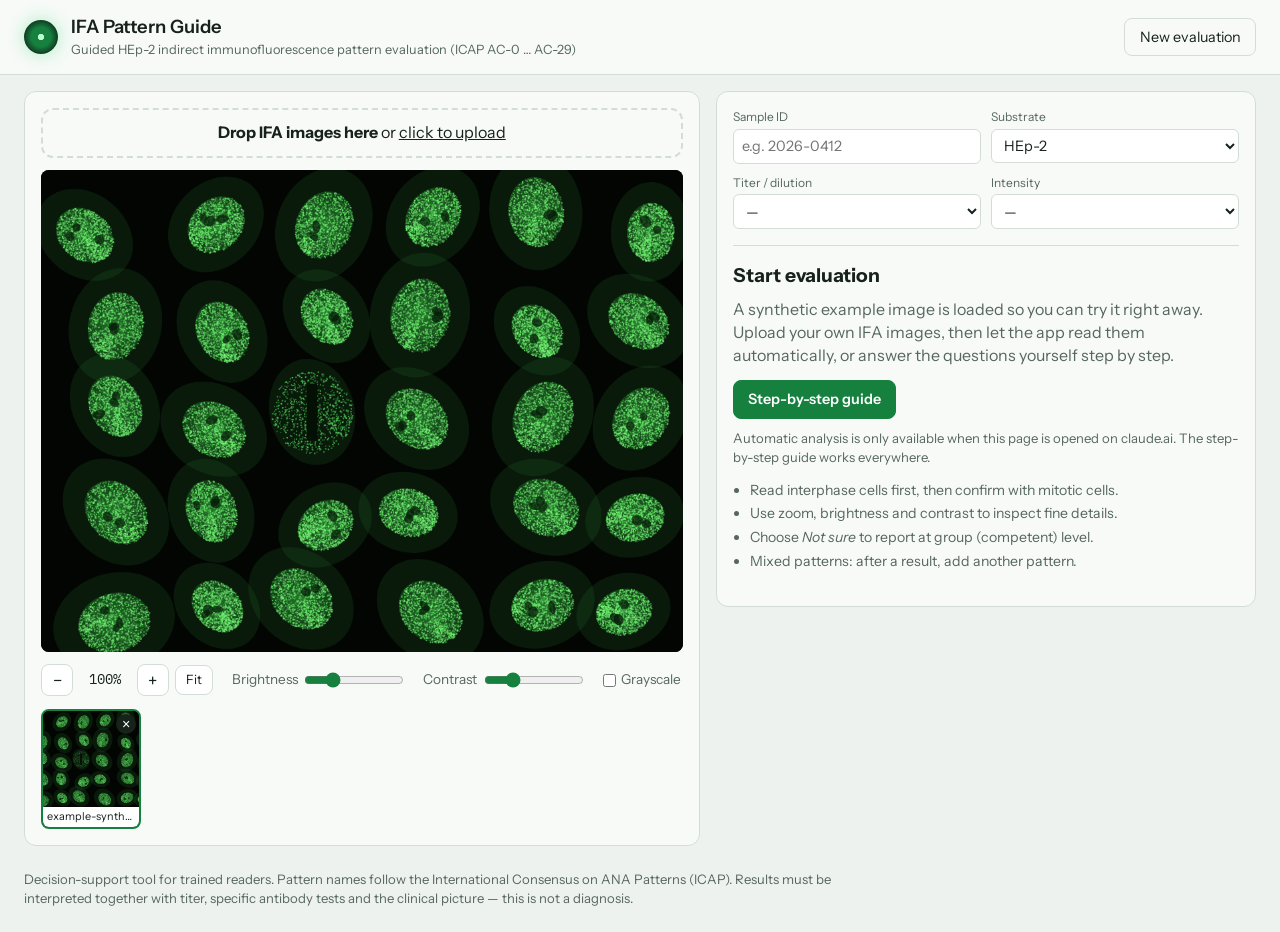
<file: ifa/index.html>
<!DOCTYPE html>
<html lang="en">
<head>
<meta charset="UTF-8">
<meta name="viewport" content="width=device-width, initial-scale=1.0">
<title>IFA Pattern Guide</title>
<link rel="stylesheet" href="https://fonts.googleapis.com/css2?family=Instrument+Sans:wght@400;500;600;700&family=IBM+Plex+Mono:wght@400;600&display=swap">
<link rel="stylesheet" href="styles.css">
</head>
<body>
<header class="topbar">
  <div class="brand">
    <span class="logo" aria-hidden="true"></span>
    <div>
      <h1>IFA Pattern Guide</h1>
      <p class="sub">Guided HEp-2 indirect immunofluorescence pattern evaluation (ICAP AC-0 … AC-29)</p>
    </div>
  </div>
  <button id="btn-new" class="btn ghost" type="button">New evaluation</button>
</header>

<main class="layout">
  <!-- Left: images -->
  <section class="panel viewer-panel" aria-label="Images">
    <div id="dropzone" class="dropzone" tabindex="0">
      <input id="file-input" type="file" accept="image/*" multiple hidden>
      <p><strong>Drop IFA images here</strong> or <u>click to upload</u></p>
      <p class="muted small">PNG, JPG, TIFF (browser-supported). Images stay on your device.</p>
    </div>

    <div id="viewer" class="viewer hidden">
      <div class="stage" id="stage">
        <img id="main-image" alt="Selected IFA image" draggable="false">
      </div>
      <div class="controls">
        <div class="ctrl-group">
          <button class="btn icon" id="zoom-out" type="button" title="Zoom out">−</button>
          <span id="zoom-label" class="mono">100%</span>
          <button class="btn icon" id="zoom-in" type="button" title="Zoom in">+</button>
          <button class="btn small" id="zoom-reset" type="button">Fit</button>
        </div>
        <label class="slider">Brightness <input type="range" id="brightness" min="50" max="250" value="100"></label>
        <label class="slider">Contrast <input type="range" id="contrast" min="50" max="250" value="100"></label>
        <label class="check"><input type="checkbox" id="grayscale"> Grayscale</label>
      </div>
      <div id="thumbs" class="thumbs"></div>
    </div>
  </section>

  <!-- Right: guide -->
  <section class="panel guide-panel" aria-label="Guide">
    <form id="sample-form" class="sample">
      <label>Sample ID <input id="sample-id" type="text" placeholder="e.g. 2026-0412"></label>
      <label>Substrate
        <select id="substrate">
          <option>HEp-2</option>
          <option>HEp-2000</option>
          <option>HEp-20-10</option>
          <option>Other</option>
        </select>
      </label>
      <label>Titer / dilution
        <select id="titer">
          <option value="">—</option>
          <option>1:80</option><option>1:160</option><option>1:320</option>
          <option>1:640</option><option>1:1280</option><option>≥1:2560</option>
        </select>
      </label>
      <label>Intensity
        <select id="intensity">
          <option value="">—</option>
          <option>Weak (1+)</option><option>Moderate (2+)</option>
          <option>Strong (3+)</option><option>Very strong (4+)</option>
        </select>
      </label>
    </form>

    <div id="guide"></div>
  </section>
</main>

<footer class="foot muted small">
  Decision-support tool for trained readers. Pattern names follow the International Consensus on ANA Patterns (ICAP).
  Results must be interpreted together with titer, specific antibody tests and the clinical picture — this is not a diagnosis.
</footer>

<script src="patterns.js"></script>
<script src="app.js"></script>
</body>
</html>
</file>
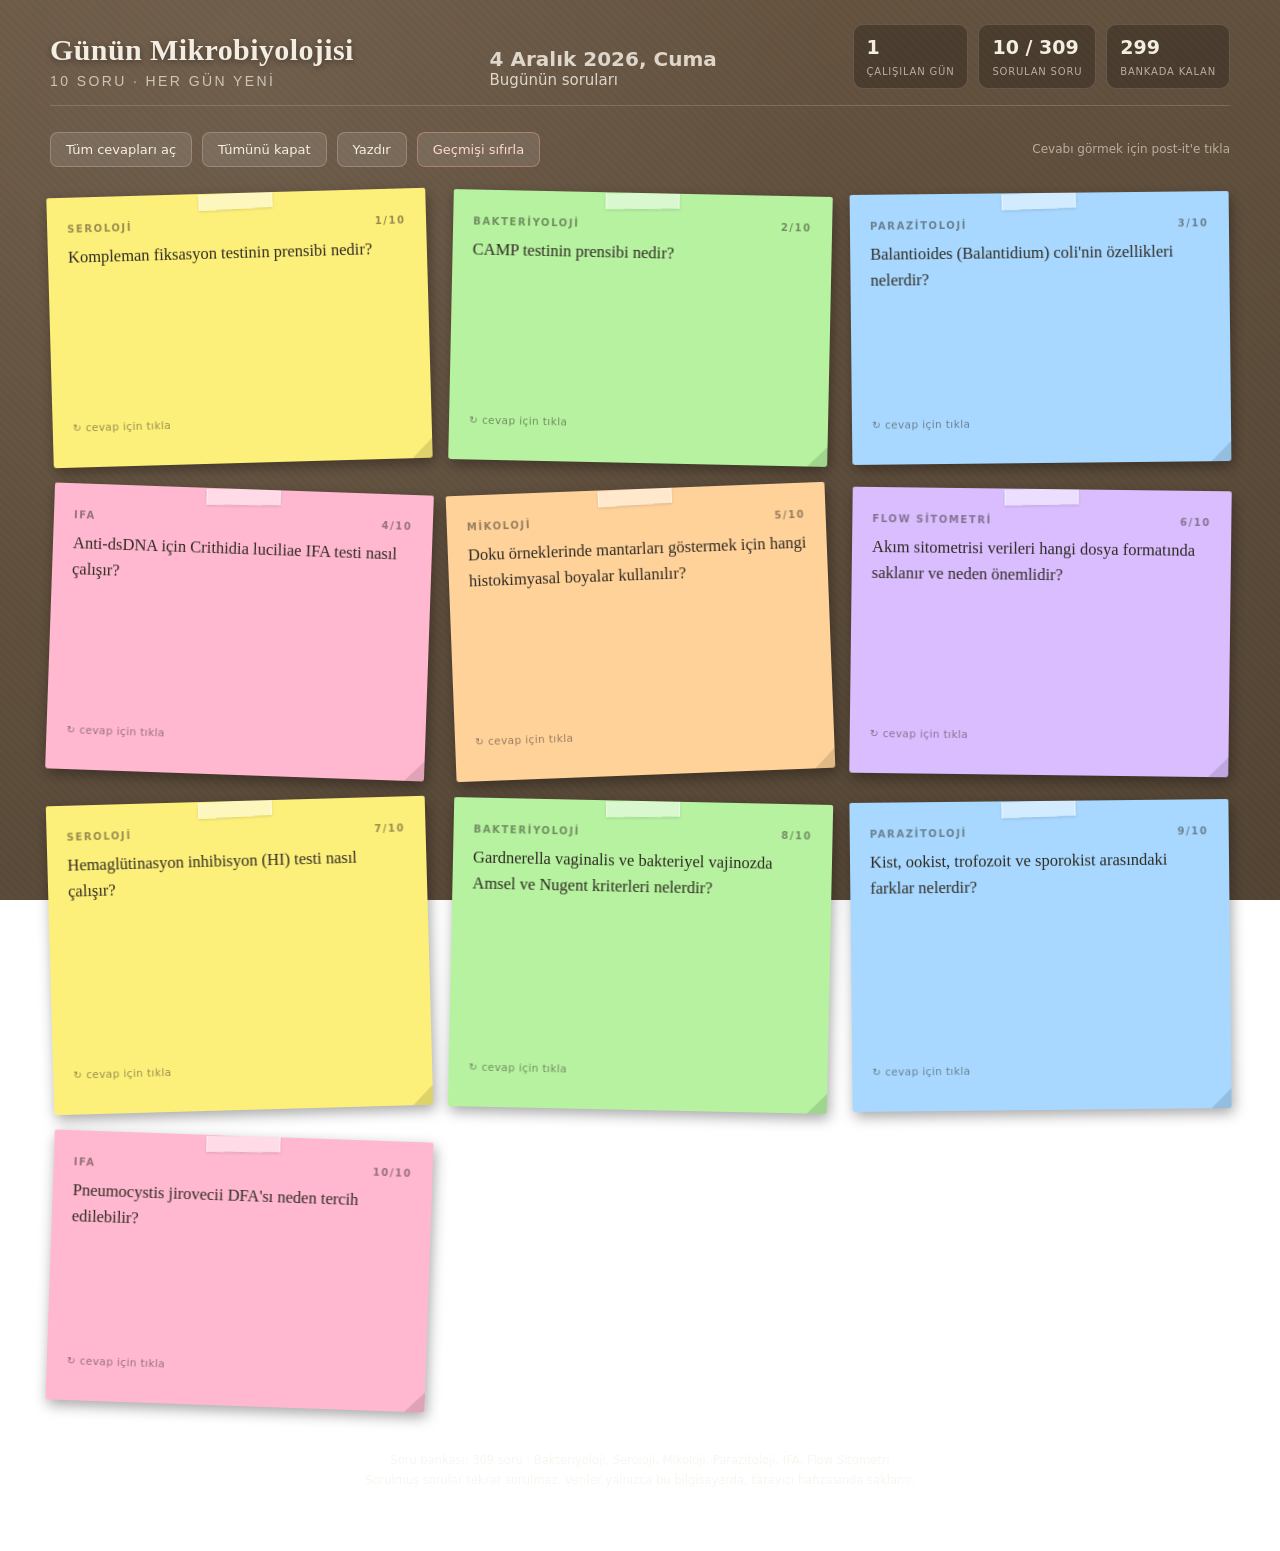
<file: mikrobiyoloji-quiz/index.html>
<!DOCTYPE html>
<html lang="tr">
<head>
<meta charset="UTF-8">
<meta name="viewport" content="width=device-width, initial-scale=1.0">
<title>Günün Mikrobiyolojisi — 10 Soru</title>
<style>
  :root{
    --masa1:#6b5844;
    --masa2:#544535;
    --metin:#2f2a22;
    --soluk:#6d6154;
  }
  *{margin:0;padding:0;box-sizing:border-box;}
  body{
    font-family:'Segoe UI',system-ui,sans-serif;
    background:
      radial-gradient(circle at 20% 10%, rgba(255,255,255,.06), transparent 45%),
      repeating-linear-gradient(45deg, rgba(0,0,0,.03) 0 3px, transparent 3px 6px),
      linear-gradient(160deg,var(--masa1),var(--masa2));
    background-attachment:fixed;
    min-height:100vh;
    color:#f3ede2;
    padding:24px 18px 60px;
  }
  header{max-width:1180px;margin:0 auto 26px;}
  .ust{
    display:flex;flex-wrap:wrap;align-items:flex-end;gap:14px 22px;
    justify-content:space-between;
    border-bottom:1px solid rgba(255,255,255,.16);
    padding-bottom:16px;
  }
  h1{
    font-family:'Segoe Print','Comic Sans MS','Bradley Hand',cursive;
    font-size:30px;font-weight:700;letter-spacing:.4px;
    text-shadow:0 2px 6px rgba(0,0,0,.4);
  }
  h1 span{display:block;font-size:14px;font-family:'Segoe UI',sans-serif;
    font-weight:400;opacity:.72;letter-spacing:2.4px;text-transform:uppercase;margin-top:6px;text-shadow:none;}
  .tarih{font-size:15px;opacity:.85;}
  .tarih b{display:block;font-size:20px;opacity:1;font-weight:600;}
  .sayaclar{display:flex;gap:10px;flex-wrap:wrap;}
  .rozet{
    background:rgba(0,0,0,.24);border:1px solid rgba(255,255,255,.14);
    border-radius:10px;padding:8px 13px;font-size:12px;line-height:1.5;
    min-width:92px;
  }
  .rozet b{display:block;font-size:19px;font-weight:600;}
  .rozet small{opacity:.65;text-transform:uppercase;letter-spacing:.8px;font-size:10px;}

  .araclar{max-width:1180px;margin:18px auto 0;display:flex;gap:10px;flex-wrap:wrap;align-items:center;}
  button.dg{
    font-family:inherit;font-size:13px;cursor:pointer;
    background:rgba(255,255,255,.1);color:#f5efe4;
    border:1px solid rgba(255,255,255,.2);border-radius:8px;
    padding:9px 15px;transition:.15s;
  }
  button.dg:hover{background:rgba(255,255,255,.2);}
  button.dg.tehlike{border-color:rgba(255,160,150,.4);color:#ffd7d2;}
  .ipucu{font-size:12px;opacity:.6;margin-left:auto;}

  .tahta{
    max-width:1180px;margin:26px auto 0;
    display:grid;grid-template-columns:repeat(auto-fill,minmax(280px,1fr));
    gap:26px 22px;
  }

  /* ---- POST IT ---- */
  .pusula{perspective:1400px;min-height:270px;}
  .kagit{
    position:relative;width:100%;height:100%;min-height:270px;
    transform-style:preserve-3d;transition:transform .55s cubic-bezier(.4,.1,.2,1);
    cursor:pointer;
  }
  .pusula.acik .kagit{transform:rotateY(180deg);}
  .yuz{
    position:absolute;inset:0;backface-visibility:hidden;
    border-radius:2px 2px 3px 3px;
    padding:26px 20px 34px;
    display:flex;flex-direction:column;
    color:var(--metin);
    box-shadow:2px 5px 14px rgba(0,0,0,.35);
    overflow:hidden;
  }
  .yuz::after{ /* köşe kıvrımı */
    content:"";position:absolute;right:0;bottom:0;
    border-width:0 0 20px 20px;border-style:solid;
    border-color:transparent transparent rgba(0,0,0,.12) transparent;
  }
  .arka{transform:rotateY(180deg);overflow-y:auto;}
  .konu{
    font-size:10px;letter-spacing:1.6px;text-transform:uppercase;
    font-weight:700;opacity:.5;margin-bottom:10px;
    display:flex;justify-content:space-between;
  }
  .soru{
    font-family:'Segoe Print','Comic Sans MS','Bradley Hand',cursive;
    font-size:16.5px;line-height:1.55;flex:1;
  }
  .cevap{font-size:14px;line-height:1.62;flex:1;}
  .alt{
    font-size:10.5px;opacity:.5;margin-top:12px;letter-spacing:.4px;
  }
  /* bant */
  .bant{
    position:absolute;top:0;left:50%;transform:translateX(-50%) rotate(-1.5deg);
    width:74px;height:16px;background:rgba(255,255,255,.5);
    border-left:1px solid rgba(255,255,255,.6);border-right:1px solid rgba(255,255,255,.6);
    box-shadow:0 1px 3px rgba(0,0,0,.14);
  }
  /* renkler */
  .r0 .yuz{background:#fdf07a;} .r0 .yuz.arka{background:#fbe95c;}
  .r1 .yuz{background:#b6f2a0;} .r1 .yuz.arka{background:#a4ec8c;}
  .r2 .yuz{background:#a8d8ff;} .r2 .yuz.arka{background:#93ccfb;}
  .r3 .yuz{background:#ffb8d0;} .r3 .yuz.arka{background:#fca6c2;}
  .r4 .yuz{background:#ffd29a;} .r4 .yuz.arka{background:#fcc484;}
  .r5 .yuz{background:#d9bdff;} .r5 .yuz.arka{background:#cdaaff;}
  /* eğiklikler */
  .e0{transform:rotate(-1.6deg);} .e1{transform:rotate(1.2deg);}
  .e2{transform:rotate(-.6deg);} .e3{transform:rotate(2deg);}
  .e4{transform:rotate(-2.2deg);} .e5{transform:rotate(.7deg);}
  .pusula:hover{filter:brightness(1.03);}

  /* arşiv */
  .arsiv{max-width:1180px;margin:44px auto 0;}
  .arsiv h2{font-size:15px;letter-spacing:1.6px;text-transform:uppercase;opacity:.7;margin-bottom:14px;font-weight:600;}
  .gunler{display:flex;flex-direction:column;gap:8px;}
  details.gun{background:rgba(0,0,0,.2);border:1px solid rgba(255,255,255,.1);border-radius:8px;padding:10px 14px;}
  details.gun summary{cursor:pointer;font-size:13px;opacity:.9;}
  details.gun ol{margin:12px 0 4px 20px;font-size:12.5px;line-height:1.75;opacity:.85;}
  details.gun ol li{margin-bottom:6px;}
  details.gun ol li em{display:block;font-style:normal;opacity:.6;font-size:11.5px;}

  footer{max-width:1180px;margin:40px auto 0;font-size:11.5px;opacity:.45;text-align:center;line-height:1.8;}

  .uyari{
    max-width:1180px;margin:18px auto 0;background:rgba(255,225,150,.14);
    border:1px solid rgba(255,225,150,.3);border-radius:8px;padding:12px 16px;font-size:13px;
  }
  @media(max-width:600px){
    body{padding:16px 12px 40px;}
    h1{font-size:23px;}
    .tahta{grid-template-columns:1fr;gap:22px;}
    .ipucu{display:none;}
  }
  @media print{
    body{background:#fff;color:#000;}
    .araclar,.arsiv,footer,.ipucu{display:none;}
    .pusula.acik .kagit{transform:none;}
    .yuz{position:relative;box-shadow:none;border:1px solid #ccc;}
    .arka{transform:none;margin-top:8px;}
  }
</style>
</head>
<body>

<header>
  <div class="ust">
    <h1>Günün Mikrobiyolojisi<span>10 soru · her gün yeni</span></h1>
    <div class="tarih" id="tarihKutu"></div>
    <div class="sayaclar" id="sayaclar"></div>
  </div>
</header>

<div id="uyariAlani"></div>

<div class="araclar">
  <button class="dg" id="btnHepsi">Tüm cevapları aç</button>
  <button class="dg" id="btnKapat">Tümünü kapat</button>
  <button class="dg" id="btnYazdir">Yazdır</button>
  <button class="dg tehlike" id="btnSifirla">Geçmişi sıfırla</button>
  <span class="ipucu">Cevabı görmek için post-it'e tıkla</span>
</div>

<main class="tahta" id="tahta"></main>

<section class="arsiv" id="arsivAlani"></section>

<footer>
  Soru bankası: <span id="bankaSayi"></span> soru · Bakteriyoloji, Seroloji, Mikoloji, Parazitoloji, IFA, Flow Sitometri<br>
  Sorulmuş sorular tekrar sorulmaz. Veriler yalnızca bu bilgisayarda, tarayıcı hafızasında saklanır.
</footer>

<script src="sorular.js"></script>
<script>
(function(){
  "use strict";

  var GUNLUK = 10;
  var ANAHTAR = "mikroQuiz_v1";

  /* ---------- depolama ---------- */
  function bosDurum(){ return {gorulen:[], arsiv:[], tur:1}; }

  function oku(){
    try{
      var ham = localStorage.getItem(ANAHTAR);
      if(!ham) return bosDurum();
      var d = JSON.parse(ham);
      if(!d || !Array.isArray(d.gorulen)) return bosDurum();
      if(!Array.isArray(d.arsiv)) d.arsiv = [];
      if(!d.tur) d.tur = 1;
      return d;
    }catch(e){ return bosDurum(); }
  }

  function yaz(d){
    try{ localStorage.setItem(ANAHTAR, JSON.stringify(d)); }
    catch(e){ /* özel mod / dolu kota — sessizce geç */ }
  }

  /* ---------- tarih ---------- */
  function bugunKod(){
    var t = new Date();
    var ay = String(t.getMonth()+1).padStart(2,"0");
    var gn = String(t.getDate()).padStart(2,"0");
    return t.getFullYear()+"-"+ay+"-"+gn;
  }
  var AYLAR = ["Ocak","Şubat","Mart","Nisan","Mayıs","Haziran","Temmuz","Ağustos","Eylül","Ekim","Kasım","Aralık"];
  var GUNLER = ["Pazar","Pazartesi","Salı","Çarşamba","Perşembe","Cuma","Cumartesi"];
  function tarihYazi(kod){
    var p = kod.split("-");
    var t = new Date(+p[0], +p[1]-1, +p[2]);
    return t.getDate()+" "+AYLAR[t.getMonth()]+" "+t.getFullYear()+", "+GUNLER[t.getDay()];
  }

  /* ---------- günün sorularını seç ---------- */
  function karistir(dizi){
    var a = dizi.slice();
    for(var i=a.length-1;i>0;i--){
      var j = Math.floor(Math.random()*(i+1));
      var g = a[i]; a[i]=a[j]; a[j]=g;
    }
    return a;
  }

  // Konuları olabildiğince dengeli dağıtarak seç
  function seckiYap(kullanilabilir){
    var konuHavuz = {};
    kullanilabilir.forEach(function(i){
      var k = SORULAR[i].k;
      (konuHavuz[k] = konuHavuz[k] || []).push(i);
    });
    var konular = karistir(Object.keys(konuHavuz));
    konular.forEach(function(k){ konuHavuz[k] = karistir(konuHavuz[k]); });

    var secim = [];
    var tur = 0;
    while(secim.length < GUNLUK && tur < 200){
      var eklendi = false;
      for(var c=0;c<konular.length && secim.length<GUNLUK;c++){
        var havuz = konuHavuz[konular[c]];
        if(havuz.length){ secim.push(havuz.shift()); eklendi = true; }
      }
      if(!eklendi) break;
      tur++;
    }
    return secim;
  }

  var durum = oku();
  var bugun = bugunKod();
  var yeniTurBasladi = false;

  // bugün için seçim var mı?
  var bugunKaydi = null;
  for(var i=0;i<durum.arsiv.length;i++){
    if(durum.arsiv[i].t === bugun){ bugunKaydi = durum.arsiv[i]; break; }
  }

  if(!bugunKaydi){
    var gorulenSet = {};
    durum.gorulen.forEach(function(x){ gorulenSet[x] = true; });
    var kalan = [];
    for(var s=0;s<SORULAR.length;s++){ if(!gorulenSet[s]) kalan.push(s); }

    // banka bittiyse yeni tura geç
    if(kalan.length === 0){
      durum.gorulen = [];
      durum.tur = (durum.tur||1) + 1;
      yeniTurBasladi = true;
      kalan = [];
      for(var s2=0;s2<SORULAR.length;s2++) kalan.push(s2);
    }

    var secilen = seckiYap(kalan);
    bugunKaydi = {t:bugun, ids:secilen, tur:durum.tur};
    durum.arsiv.unshift(bugunKaydi);
    durum.gorulen = durum.gorulen.concat(secilen);
    if(durum.arsiv.length > 400) durum.arsiv.length = 400;
    yaz(durum);
  }

  /* ---------- ekrana bas ---------- */
  document.getElementById("bankaSayi").textContent = SORULAR.length;

  document.getElementById("tarihKutu").innerHTML =
    "<b>"+tarihYazi(bugun)+"</b>Bugünün soruları";

  var kalanSayi = SORULAR.length - durum.gorulen.length;
  var gunSayi = durum.arsiv.length;
  document.getElementById("sayaclar").innerHTML =
    rozet(gunSayi,"çalışılan gün") +
    rozet(durum.gorulen.length+" / "+SORULAR.length,"sorulan soru") +
    rozet(kalanSayi,"bankada kalan") +
    (durum.tur>1 ? rozet(durum.tur+". tur","döngü") : "");

  function rozet(deger, etiket){
    return '<div class="rozet"><b>'+deger+'</b><small>'+etiket+'</small></div>';
  }

  if(yeniTurBasladi){
    document.getElementById("uyariAlani").innerHTML =
      '<div class="uyari">Soru bankasındaki '+SORULAR.length+' sorunun tamamı soruldu. '+
      durum.tur+'. tur başladı; sorular yeniden karıştırılarak sorulmaya devam ediyor. '+
      'Yeni soru eklemek için <b>sorular.js</b> dosyasının sonuna aynı formatta satır ekleyebilirsin.</div>';
  } else if(kalanSayi < GUNLUK*3 && kalanSayi > 0){
    document.getElementById("uyariAlani").innerHTML =
      '<div class="uyari">Bankada '+kalanSayi+' soru kaldı (yaklaşık '+Math.ceil(kalanSayi/GUNLUK)+' gün). '+
      '<b>sorular.js</b> dosyasına yeni sorular ekleyebilirsin.</div>';
  }

  function kacis(m){
    return String(m).replace(/&/g,"&amp;").replace(/</g,"&lt;").replace(/>/g,"&gt;");
  }

  var tahta = document.getElementById("tahta");
  bugunKaydi.ids.forEach(function(id, sira){
    var q = SORULAR[id];
    if(!q) return;
    var kart = document.createElement("div");
    kart.className = "pusula r"+(sira%6)+" e"+(sira%6);
    kart.innerHTML =
      '<div class="kagit">'+
        '<div class="yuz on">'+
          '<div class="bant"></div>'+
          '<div class="konu"><span>'+kacis(q.k)+'</span><span>'+(sira+1)+'/'+bugunKaydi.ids.length+'</span></div>'+
          '<div class="soru">'+kacis(q.s)+'</div>'+
          '<div class="alt">↻ cevap için tıkla</div>'+
        '</div>'+
        '<div class="yuz arka">'+
          '<div class="konu"><span>Cevap</span><span>'+(sira+1)+'</span></div>'+
          '<div class="cevap">'+kacis(q.c)+'</div>'+
          '<div class="alt">↻ soruya dön</div>'+
        '</div>'+
      '</div>';
    kart.addEventListener("click", function(){ kart.classList.toggle("acik"); });
    tahta.appendChild(kart);
  });

  // uzun içerikli kartların yüksekliğini içeriğe göre büyüt
  function yukseklikAyarla(){
    [].forEach.call(document.querySelectorAll(".pusula"), function(k){
      k.style.minHeight = "";
      k.querySelector(".kagit").style.minHeight = "";
      var on = k.querySelector(".on"), arka = k.querySelector(".arka");
      var h = Math.max(270, on.scrollHeight, arka.scrollHeight);
      k.style.minHeight = h + "px";
      k.querySelector(".kagit").style.minHeight = h + "px";
    });
  }
  yukseklikAyarla();
  if(document.fonts && document.fonts.ready) document.fonts.ready.then(yukseklikAyarla);
  var zaman;
  window.addEventListener("resize", function(){
    clearTimeout(zaman); zaman = setTimeout(yukseklikAyarla, 150);
  });

  document.getElementById("btnHepsi").onclick = function(){
    [].forEach.call(document.querySelectorAll(".pusula"), function(k){ k.classList.add("acik"); });
  };
  document.getElementById("btnKapat").onclick = function(){
    [].forEach.call(document.querySelectorAll(".pusula"), function(k){ k.classList.remove("acik"); });
  };
  document.getElementById("btnYazdir").onclick = function(){ window.print(); };
  document.getElementById("btnSifirla").onclick = function(){
    if(confirm("Tüm geçmiş silinecek ve sorular en baştan sorulmaya başlanacak. Emin misin?")){
      localStorage.removeItem(ANAHTAR);
      location.reload();
    }
  };

  /* ---------- arşiv ---------- */
  var oncekiler = durum.arsiv.filter(function(g){ return g.t !== bugun; });
  if(oncekiler.length){
    var h = '<h2>Önceki günler</h2><div class="gunler">';
    oncekiler.slice(0,60).forEach(function(g){
      h += '<details class="gun"><summary>'+tarihYazi(g.t)+' — '+g.ids.length+' soru</summary><ol>';
      g.ids.forEach(function(id){
        var q = SORULAR[id];
        if(!q) return;
        h += '<li>'+kacis(q.s)+'<em>'+kacis(q.c)+'</em></li>';
      });
      h += '</ol></details>';
    });
    h += '</div>';
    document.getElementById("arsivAlani").innerHTML = h;
  }
})();
</script>
</body>
</html>
</file>
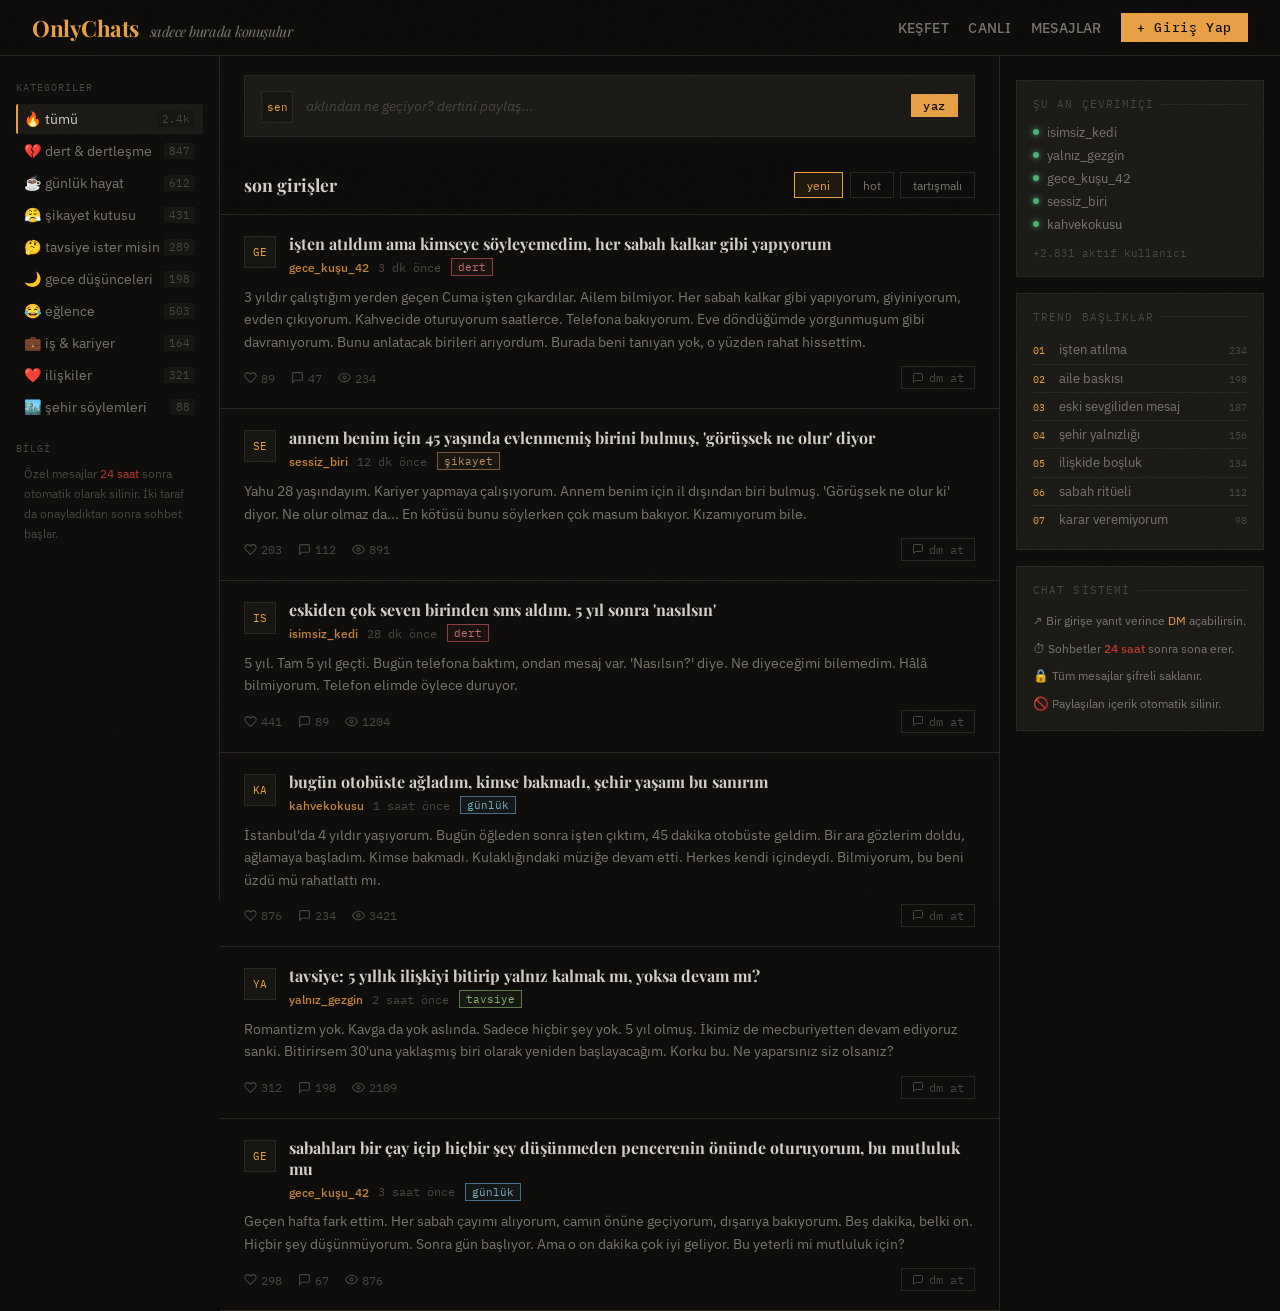
<file: onlychats.html>
<!DOCTYPE html>
<html lang="tr">
<head>
<meta charset="UTF-8">
<meta name="viewport" content="width=device-width, initial-scale=1.0">
<title>OnlyChats — dert de paylaş, laf da</title>
<link href="https://fonts.googleapis.com/css2?family=Playfair+Display:ital,wght@0,400;0,700;1,400&family=IBM+Plex+Sans:wght@300;400;500&family=IBM+Plex+Mono:wght@400;500&display=swap" rel="stylesheet">
<style>
  :root {
    --bg: #0e0d0b;
    --surface: #161512;
    --card: #1c1a17;
    --border: #2a2720;
    --accent: #e8a045;
    --accent-dim: #c4823a;
    --red: #c0392b;
    --text: #d4cfc6;
    --text-dim: #7a756c;
    --text-muted: #4a4640;
    --online: #4caf76;
  }

  * { margin: 0; padding: 0; box-sizing: border-box; }

  body {
    font-family: 'IBM Plex Sans', sans-serif;
    background: var(--bg);
    color: var(--text);
    min-height: 100vh;
    overflow-x: hidden;
  }

  /* NOISE OVERLAY */
  body::before {
    content: '';
    position: fixed;
    inset: 0;
    background-image: url("data:image/svg+xml,%3Csvg viewBox='0 0 256 256' xmlns='http://www.w3.org/2000/svg'%3E%3Cfilter id='n'%3E%3CfeTurbulence type='fractalNoise' baseFrequency='0.9' numOctaves='4' stitchTiles='stitch'/%3E%3C/filter%3E%3Crect width='100%25' height='100%25' filter='url(%23n)' opacity='0.04'/%3E%3C/svg%3E");
    pointer-events: none;
    z-index: 9999;
    opacity: 0.4;
  }

  /* TOP NAV */
  nav {
    border-bottom: 1px solid var(--border);
    padding: 0 2rem;
    display: flex;
    align-items: center;
    justify-content: space-between;
    height: 56px;
    position: sticky;
    top: 0;
    background: rgba(14,13,11,0.95);
    backdrop-filter: blur(12px);
    z-index: 100;
  }

  .logo {
    font-family: 'Playfair Display', serif;
    font-size: 1.4rem;
    font-weight: 700;
    color: var(--accent);
    letter-spacing: -0.02em;
    text-decoration: none;
  }
  .logo span { font-style: italic; color: var(--text-dim); font-weight: 400; font-size: 0.9rem; margin-left: 6px; }

  .nav-right { display: flex; align-items: center; gap: 1.2rem; }

  .nav-link {
    color: var(--text-dim);
    text-decoration: none;
    font-size: 0.85rem;
    font-weight: 500;
    letter-spacing: 0.03em;
    text-transform: uppercase;
    transition: color 0.2s;
  }
  .nav-link:hover { color: var(--text); }

  .btn-primary {
    background: var(--accent);
    color: #0e0d0b;
    border: none;
    padding: 6px 16px;
    font-family: 'IBM Plex Mono', monospace;
    font-size: 0.8rem;
    font-weight: 500;
    cursor: pointer;
    transition: background 0.2s, transform 0.1s;
    letter-spacing: 0.05em;
  }
  .btn-primary:hover { background: #f0b060; transform: translateY(-1px); }
  .btn-primary:active { transform: translateY(0); }

  /* LAYOUT */
  .container {
    max-width: 1180px;
    margin: 0 auto;
    padding: 0 1.5rem;
  }

  .main-grid {
    display: grid;
    grid-template-columns: 220px 1fr 280px;
    gap: 0;
    min-height: calc(100vh - 56px);
  }

  /* LEFT SIDEBAR */
  .sidebar-left {
    border-right: 1px solid var(--border);
    padding: 1.5rem 1rem;
    position: sticky;
    top: 56px;
    height: calc(100vh - 56px);
    overflow-y: auto;
  }

  .sidebar-section-title {
    font-family: 'IBM Plex Mono', monospace;
    font-size: 0.65rem;
    color: var(--text-muted);
    text-transform: uppercase;
    letter-spacing: 0.1em;
    margin-bottom: 0.6rem;
    margin-top: 1.2rem;
  }
  .sidebar-section-title:first-child { margin-top: 0; }

  .category-item {
    display: flex;
    align-items: center;
    justify-content: space-between;
    padding: 6px 8px;
    border-radius: 2px;
    cursor: pointer;
    transition: background 0.15s;
    text-decoration: none;
    color: var(--text-dim);
    font-size: 0.88rem;
    margin-bottom: 2px;
  }
  .category-item:hover, .category-item.active {
    background: var(--card);
    color: var(--text);
  }
  .category-item.active { border-left: 2px solid var(--accent); padding-left: 6px; }

  .cat-count {
    font-family: 'IBM Plex Mono', monospace;
    font-size: 0.7rem;
    color: var(--text-muted);
    background: var(--surface);
    padding: 1px 5px;
  }

  /* CENTER FEED */
  .feed {
    border-right: 1px solid var(--border);
  }

  .feed-header {
    border-bottom: 1px solid var(--border);
    padding: 1rem 1.5rem;
    display: flex;
    align-items: center;
    justify-content: space-between;
    position: sticky;
    top: 56px;
    background: rgba(14,13,11,0.95);
    backdrop-filter: blur(8px);
    z-index: 50;
  }

  .feed-title {
    font-family: 'Playfair Display', serif;
    font-size: 1.1rem;
    font-weight: 700;
  }

  .feed-filters { display: flex; gap: 0.4rem; }
  .filter-btn {
    background: none;
    border: 1px solid var(--border);
    color: var(--text-dim);
    padding: 4px 12px;
    font-size: 0.78rem;
    cursor: pointer;
    font-family: 'IBM Plex Sans', sans-serif;
    transition: all 0.15s;
  }
  .filter-btn:hover { border-color: var(--accent); color: var(--accent); }
  .filter-btn.active { border-color: var(--accent); color: var(--accent); background: rgba(232,160,69,0.08); }

  /* ENTRY CARD */
  .entry-card {
    border-bottom: 1px solid var(--border);
    padding: 1.2rem 1.5rem;
    cursor: pointer;
    transition: background 0.15s;
    animation: fadeIn 0.3s ease;
  }
  .entry-card:hover { background: rgba(255,255,255,0.02); }

  @keyframes fadeIn {
    from { opacity: 0; transform: translateY(6px); }
    to { opacity: 1; transform: translateY(0); }
  }

  .entry-top {
    display: flex;
    align-items: flex-start;
    gap: 0.8rem;
    margin-bottom: 0.6rem;
  }

  .entry-avatar {
    width: 32px;
    height: 32px;
    background: var(--surface);
    border: 1px solid var(--border);
    display: flex;
    align-items: center;
    justify-content: center;
    font-family: 'IBM Plex Mono', monospace;
    font-size: 0.7rem;
    color: var(--accent);
    flex-shrink: 0;
    margin-top: 2px;
  }

  .entry-meta { flex: 1; }

  .entry-title {
    font-family: 'Playfair Display', serif;
    font-size: 1rem;
    font-weight: 700;
    color: var(--text);
    margin-bottom: 0.2rem;
    line-height: 1.3;
  }
  .entry-title:hover { color: var(--accent); }

  .entry-subtitle {
    font-size: 0.78rem;
    color: var(--text-dim);
    display: flex;
    gap: 0.6rem;
    align-items: center;
    flex-wrap: wrap;
  }

  .entry-user {
    color: var(--accent-dim);
    font-weight: 500;
  }

  .entry-time {
    font-family: 'IBM Plex Mono', monospace;
    font-size: 0.72rem;
    color: var(--text-muted);
  }

  .tag {
    font-size: 0.68rem;
    padding: 1px 6px;
    border: 1px solid;
    font-family: 'IBM Plex Mono', monospace;
    text-transform: lowercase;
  }
  .tag-dert { border-color: #8b4040; color: #c07070; background: rgba(139,64,64,0.1); }
  .tag-günlük { border-color: #4a6b8a; color: #7aafc0; background: rgba(74,107,138,0.1); }
  .tag-tavsiye { border-color: #5a7a4a; color: #8ab070; background: rgba(90,122,74,0.1); }
  .tag-şikayet { border-color: #7a5a3a; color: #b09060; background: rgba(122,90,58,0.1); }

  .entry-preview {
    font-size: 0.88rem;
    line-height: 1.6;
    color: var(--text-dim);
    margin-bottom: 0.8rem;
    display: -webkit-box;
    -webkit-line-clamp: 3;
    -webkit-box-orient: vertical;
    overflow: hidden;
  }

  .entry-footer {
    display: flex;
    align-items: center;
    gap: 1rem;
  }

  .entry-stat {
    display: flex;
    align-items: center;
    gap: 4px;
    font-size: 0.78rem;
    color: var(--text-muted);
    font-family: 'IBM Plex Mono', monospace;
  }
  .entry-stat svg { width: 13px; height: 13px; }
  .entry-stat:hover { color: var(--accent); cursor: pointer; }

  .entry-chat-btn {
    margin-left: auto;
    background: none;
    border: 1px solid var(--border);
    color: var(--text-muted);
    padding: 3px 10px;
    font-size: 0.75rem;
    cursor: pointer;
    font-family: 'IBM Plex Mono', monospace;
    display: flex;
    align-items: center;
    gap: 5px;
    transition: all 0.15s;
  }
  .entry-chat-btn:hover { border-color: var(--accent); color: var(--accent); }

  /* RIGHT SIDEBAR */
  .sidebar-right {
    padding: 1.5rem 1rem;
    position: sticky;
    top: 56px;
    height: calc(100vh - 56px);
    overflow-y: auto;
  }

  .widget {
    background: var(--card);
    border: 1px solid var(--border);
    padding: 1rem;
    margin-bottom: 1rem;
  }

  .widget-title {
    font-family: 'IBM Plex Mono', monospace;
    font-size: 0.68rem;
    text-transform: uppercase;
    letter-spacing: 0.1em;
    color: var(--text-muted);
    margin-bottom: 0.8rem;
    display: flex;
    align-items: center;
    gap: 6px;
  }
  .widget-title::after {
    content: '';
    flex: 1;
    height: 1px;
    background: var(--border);
  }

  .trending-item {
    display: flex;
    align-items: baseline;
    gap: 0.6rem;
    padding: 5px 0;
    border-bottom: 1px solid var(--border);
    cursor: pointer;
    transition: opacity 0.15s;
  }
  .trending-item:last-child { border-bottom: none; }
  .trending-item:hover { opacity: 0.7; }

  .trending-num {
    font-family: 'IBM Plex Mono', monospace;
    font-size: 0.65rem;
    color: var(--accent);
    min-width: 16px;
  }

  .trending-text {
    font-size: 0.83rem;
    color: var(--text-dim);
    line-height: 1.3;
  }

  .trending-count {
    font-family: 'IBM Plex Mono', monospace;
    font-size: 0.65rem;
    color: var(--text-muted);
    margin-left: auto;
  }

  /* ONLINE USERS */
  .online-list { display: flex; flex-direction: column; gap: 6px; }
  .online-user {
    display: flex;
    align-items: center;
    gap: 8px;
    font-size: 0.82rem;
    color: var(--text-dim);
  }
  .online-dot {
    width: 6px; height: 6px;
    border-radius: 50%;
    background: var(--online);
    box-shadow: 0 0 6px var(--online);
    animation: pulse 2s infinite;
  }
  @keyframes pulse {
    0%, 100% { opacity: 1; }
    50% { opacity: 0.4; }
  }

  /* CHAT MODAL */
  .modal-overlay {
    display: none;
    position: fixed;
    inset: 0;
    background: rgba(0,0,0,0.7);
    z-index: 200;
    align-items: flex-end;
    justify-content: flex-end;
    padding: 1rem;
  }
  .modal-overlay.open { display: flex; }

  .chat-window {
    width: 340px;
    height: 480px;
    background: var(--card);
    border: 1px solid var(--border);
    display: flex;
    flex-direction: column;
    animation: slideUp 0.25s ease;
    box-shadow: 0 -8px 40px rgba(0,0,0,0.4);
  }

  @keyframes slideUp {
    from { transform: translateY(20px); opacity: 0; }
    to { transform: translateY(0); opacity: 1; }
  }

  .chat-header {
    padding: 0.8rem 1rem;
    border-bottom: 1px solid var(--border);
    display: flex;
    align-items: center;
    justify-content: space-between;
    background: var(--surface);
  }

  .chat-user-info { display: flex; align-items: center; gap: 8px; }
  .chat-avatar {
    width: 28px; height: 28px;
    background: var(--bg);
    border: 1px solid var(--border);
    display: flex; align-items: center; justify-content: center;
    font-family: 'IBM Plex Mono', monospace;
    font-size: 0.65rem;
    color: var(--accent);
  }
  .chat-username { font-size: 0.85rem; font-weight: 500; }
  .chat-timer {
    font-family: 'IBM Plex Mono', monospace;
    font-size: 0.65rem;
    color: var(--red);
    background: rgba(192,57,43,0.1);
    border: 1px solid rgba(192,57,43,0.3);
    padding: 2px 6px;
  }

  .chat-close {
    background: none; border: none; color: var(--text-muted);
    cursor: pointer; font-size: 1.1rem; line-height: 1;
    transition: color 0.15s;
  }
  .chat-close:hover { color: var(--text); }

  .chat-warning {
    padding: 6px 10px;
    background: rgba(192,57,43,0.08);
    border-bottom: 1px solid rgba(192,57,43,0.2);
    font-size: 0.72rem;
    color: #c07070;
    text-align: center;
    font-family: 'IBM Plex Mono', monospace;
  }

  .chat-messages {
    flex: 1;
    overflow-y: auto;
    padding: 0.8rem;
    display: flex;
    flex-direction: column;
    gap: 0.6rem;
  }

  .chat-messages::-webkit-scrollbar { width: 3px; }
  .chat-messages::-webkit-scrollbar-track { background: transparent; }
  .chat-messages::-webkit-scrollbar-thumb { background: var(--border); }

  .msg {
    max-width: 80%;
    padding: 6px 10px;
    font-size: 0.83rem;
    line-height: 1.5;
    border: 1px solid;
  }
  .msg-them {
    align-self: flex-start;
    background: var(--surface);
    border-color: var(--border);
    color: var(--text);
  }
  .msg-me {
    align-self: flex-end;
    background: rgba(232,160,69,0.1);
    border-color: rgba(232,160,69,0.3);
    color: var(--text);
  }
  .msg-time {
    font-family: 'IBM Plex Mono', monospace;
    font-size: 0.62rem;
    color: var(--text-muted);
    margin-top: 2px;
  }
  .msg-them .msg-time { text-align: left; }
  .msg-me .msg-time { text-align: right; }

  .chat-input-area {
    border-top: 1px solid var(--border);
    padding: 0.6rem;
    display: flex;
    gap: 0.5rem;
  }

  .chat-input {
    flex: 1;
    background: var(--surface);
    border: 1px solid var(--border);
    color: var(--text);
    padding: 7px 10px;
    font-family: 'IBM Plex Sans', sans-serif;
    font-size: 0.83rem;
    outline: none;
    transition: border-color 0.15s;
    resize: none;
    height: 36px;
  }
  .chat-input:focus { border-color: var(--accent); }
  .chat-input::placeholder { color: var(--text-muted); }

  .send-btn {
    background: var(--accent);
    border: none;
    color: #0e0d0b;
    padding: 0 12px;
    cursor: pointer;
    font-family: 'IBM Plex Mono', monospace;
    font-size: 0.8rem;
    font-weight: 500;
    transition: background 0.15s;
  }
  .send-btn:hover { background: #f0b060; }

  /* ENTRY MODAL */
  .entry-modal {
    display: none;
    position: fixed;
    inset: 0;
    background: rgba(0,0,0,0.8);
    z-index: 200;
    align-items: center;
    justify-content: center;
    padding: 1rem;
  }
  .entry-modal.open { display: flex; }

  .entry-modal-box {
    background: var(--card);
    border: 1px solid var(--border);
    width: 100%;
    max-width: 640px;
    max-height: 80vh;
    overflow-y: auto;
    animation: fadeIn 0.2s ease;
  }

  .entry-modal-header {
    padding: 1.2rem 1.5rem;
    border-bottom: 1px solid var(--border);
    display: flex;
    justify-content: space-between;
    align-items: flex-start;
    position: sticky;
    top: 0;
    background: var(--card);
    z-index: 1;
  }

  .entry-modal-title {
    font-family: 'Playfair Display', serif;
    font-size: 1.3rem;
    font-weight: 700;
    line-height: 1.3;
    flex: 1;
    padding-right: 1rem;
  }

  .entry-modal-body { padding: 1.5rem; }
  .entry-modal-text {
    font-size: 0.92rem;
    line-height: 1.8;
    color: var(--text-dim);
    margin-bottom: 1.5rem;
    white-space: pre-wrap;
  }

  .entry-modal-footer {
    padding: 1rem 1.5rem;
    border-top: 1px solid var(--border);
    display: flex;
    align-items: center;
    gap: 0.8rem;
  }

  .reply-input {
    flex: 1;
    background: var(--surface);
    border: 1px solid var(--border);
    color: var(--text);
    padding: 8px 12px;
    font-family: 'IBM Plex Sans', sans-serif;
    font-size: 0.88rem;
    outline: none;
    transition: border-color 0.15s;
  }
  .reply-input:focus { border-color: var(--accent); }
  .reply-input::placeholder { color: var(--text-muted); }

  /* WRITE ENTRY */
  .write-bar {
    background: var(--card);
    border: 1px solid var(--border);
    margin: 1.2rem 1.5rem;
    padding: 0.8rem 1rem;
    display: flex;
    align-items: center;
    gap: 0.8rem;
    cursor: pointer;
    transition: border-color 0.15s;
  }
  .write-bar:hover { border-color: var(--accent); }

  .write-placeholder {
    flex: 1;
    font-size: 0.88rem;
    color: var(--text-muted);
    font-style: italic;
  }

  /* NEW ENTRY MODAL */
  .new-entry-modal {
    display: none;
    position: fixed;
    inset: 0;
    background: rgba(0,0,0,0.8);
    z-index: 300;
    align-items: center;
    justify-content: center;
    padding: 1rem;
  }
  .new-entry-modal.open { display: flex; }

  .new-entry-box {
    background: var(--card);
    border: 1px solid var(--border);
    width: 100%;
    max-width: 600px;
    animation: fadeIn 0.2s ease;
  }

  .new-entry-header {
    padding: 1rem 1.5rem;
    border-bottom: 1px solid var(--border);
    display: flex;
    justify-content: space-between;
    align-items: center;
  }

  .new-entry-form { padding: 1.5rem; display: flex; flex-direction: column; gap: 0.8rem; }

  .form-label {
    font-family: 'IBM Plex Mono', monospace;
    font-size: 0.7rem;
    color: var(--text-muted);
    text-transform: uppercase;
    letter-spacing: 0.08em;
    margin-bottom: 0.3rem;
  }

  .form-input, .form-textarea, .form-select {
    background: var(--surface);
    border: 1px solid var(--border);
    color: var(--text);
    padding: 8px 12px;
    font-family: 'IBM Plex Sans', sans-serif;
    font-size: 0.88rem;
    outline: none;
    width: 100%;
    transition: border-color 0.15s;
  }
  .form-input:focus, .form-textarea:focus, .form-select:focus { border-color: var(--accent); }
  .form-textarea { resize: vertical; min-height: 120px; line-height: 1.6; }
  .form-select option { background: var(--card); }

  .char-count {
    font-family: 'IBM Plex Mono', monospace;
    font-size: 0.68rem;
    color: var(--text-muted);
    text-align: right;
    margin-top: 0.2rem;
  }

  .form-actions { display: flex; justify-content: flex-end; gap: 0.6rem; margin-top: 0.5rem; }

  .btn-cancel {
    background: none;
    border: 1px solid var(--border);
    color: var(--text-dim);
    padding: 7px 16px;
    font-family: 'IBM Plex Sans', sans-serif;
    font-size: 0.85rem;
    cursor: pointer;
    transition: all 0.15s;
  }
  .btn-cancel:hover { border-color: var(--text-dim); color: var(--text); }

  /* SCROLLBAR */
  ::-webkit-scrollbar { width: 4px; }
  ::-webkit-scrollbar-track { background: transparent; }
  ::-webkit-scrollbar-thumb { background: var(--border); }

  /* TOAST */
  .toast {
    position: fixed;
    bottom: 1.5rem;
    left: 50%;
    transform: translateX(-50%) translateY(20px);
    background: var(--card);
    border: 1px solid var(--accent);
    color: var(--text);
    padding: 8px 20px;
    font-size: 0.83rem;
    font-family: 'IBM Plex Mono', monospace;
    opacity: 0;
    transition: all 0.3s;
    z-index: 500;
    pointer-events: none;
  }
  .toast.show {
    opacity: 1;
    transform: translateX(-50%) translateY(0);
  }

  /* RESPONSIVE */
  @media (max-width: 900px) {
    .main-grid { grid-template-columns: 1fr; }
    .sidebar-left, .sidebar-right { display: none; }
  }

  /* HR DIVIDER */
  hr { border: none; border-top: 1px solid var(--border); margin: 0; }
</style>
</head>
<body>

<!-- NAV -->
<nav>
  <a class="logo" href="#" onclick="return false">OnlyChats <span>sadece burada konuşulur</span></a>
  <div class="nav-right">
    <a class="nav-link" href="#" onclick="return false">Keşfet</a>
    <a class="nav-link" href="#" onclick="return false">Canlı</a>
    <a class="nav-link" href="#" onclick="return false">Mesajlar</a>
    <button class="btn-primary" onclick="openNewEntry()">+ Giriş Yap</button>
  </div>
</nav>

<!-- MAIN GRID -->
<div class="main-grid">

  <!-- LEFT SIDEBAR -->
  <aside class="sidebar-left">
    <div class="sidebar-section-title">kategoriler</div>
    <a class="category-item active" href="#" onclick="return false">
      <span>🔥 tümü</span>
      <span class="cat-count">2.4k</span>
    </a>
    <a class="category-item" href="#" onclick="return false">
      <span>💔 dert & dertleşme</span>
      <span class="cat-count">847</span>
    </a>
    <a class="category-item" href="#" onclick="return false">
      <span>☕ günlük hayat</span>
      <span class="cat-count">612</span>
    </a>
    <a class="category-item" href="#" onclick="return false">
      <span>😤 şikayet kutusu</span>
      <span class="cat-count">431</span>
    </a>
    <a class="category-item" href="#" onclick="return false">
      <span>🤔 tavsiye ister misin</span>
      <span class="cat-count">289</span>
    </a>
    <a class="category-item" href="#" onclick="return false">
      <span>🌙 gece düşünceleri</span>
      <span class="cat-count">198</span>
    </a>
    <a class="category-item" href="#" onclick="return false">
      <span>😂 eğlence</span>
      <span class="cat-count">503</span>
    </a>
    <a class="category-item" href="#" onclick="return false">
      <span>💼 iş & kariyer</span>
      <span class="cat-count">164</span>
    </a>
    <a class="category-item" href="#" onclick="return false">
      <span>❤️ ilişkiler</span>
      <span class="cat-count">321</span>
    </a>
    <a class="category-item" href="#" onclick="return false">
      <span>🏙️ şehir söylemleri</span>
      <span class="cat-count">88</span>
    </a>

    <div class="sidebar-section-title">bilgi</div>
    <div style="font-size:0.78rem; color:var(--text-muted); line-height:1.6; padding: 0 8px;">
      Özel mesajlar <span style="color:var(--red)">24 saat</span> sonra otomatik olarak silinir. İki taraf da onayladıktan sonra sohbet başlar.
    </div>
  </aside>

  <!-- CENTER FEED -->
  <main class="feed">

    <!-- WRITE BAR -->
    <div class="write-bar" onclick="openNewEntry()">
      <div class="entry-avatar" style="flex-shrink:0;">sen</div>
      <span class="write-placeholder">aklından ne geçiyor? dertini paylaş...</span>
      <button class="btn-primary" style="font-size:0.75rem; padding: 4px 12px;" onclick="event.stopPropagation(); openNewEntry()">yaz</button>
    </div>

    <div class="feed-header">
      <span class="feed-title">son girişler</span>
      <div class="feed-filters">
        <button class="filter-btn active">yeni</button>
        <button class="filter-btn">hot</button>
        <button class="filter-btn">tartışmalı</button>
      </div>
    </div>

    <div id="feed-list">
      <!-- Entries rendered by JS -->
    </div>
  </main>

  <!-- RIGHT SIDEBAR -->
  <aside class="sidebar-right">
    <div class="widget">
      <div class="widget-title">şu an çevrimiçi</div>
      <div class="online-list">
        <div class="online-user"><div class="online-dot"></div> isimsiz_kedi</div>
        <div class="online-user"><div class="online-dot"></div> yalnız_gezgin</div>
        <div class="online-user"><div class="online-dot"></div> gece_kuşu_42</div>
        <div class="online-user"><div class="online-dot"></div> sessiz_biri</div>
        <div class="online-user"><div class="online-dot"></div> kahvekokusu</div>
      </div>
      <div style="margin-top:0.8rem; font-family:'IBM Plex Mono',monospace; font-size:0.68rem; color:var(--text-muted);">+2.831 aktif kullanıcı</div>
    </div>

    <div class="widget">
      <div class="widget-title">trend başlıklar</div>
      <div id="trending-list"></div>
    </div>

    <div class="widget">
      <div class="widget-title">chat sistemi</div>
      <div style="font-size:0.78rem; color:var(--text-dim); line-height:1.7;">
        <p>↗ Bir girişe yanıt verince <span style="color:var(--accent)">DM</span> açabilirsin.</p>
        <p style="margin-top:0.4rem;">⏱ Sohbetler <span style="color:var(--red); font-weight:500;">24 saat</span> sonra sona erer.</p>
        <p style="margin-top:0.4rem;">🔒 Tüm mesajlar şifreli saklanır.</p>
        <p style="margin-top:0.4rem;">🚫 Paylaşılan içerik otomatik silinir.</p>
      </div>
    </div>
  </aside>
</div>

<!-- CHAT MODAL -->
<div class="modal-overlay" id="chat-modal">
  <div class="chat-window">
    <div class="chat-header">
      <div class="chat-user-info">
        <div class="chat-avatar" id="chat-avatar">kd</div>
        <span class="chat-username" id="chat-username">isimsiz_kedi</span>
      </div>
      <span class="chat-timer" id="chat-timer">23:47:12</span>
      <button class="chat-close" onclick="closeChat()">✕</button>
    </div>
    <div class="chat-warning">⚠ Bu sohbet 24 saat sonra otomatik olarak silinecek</div>
    <div class="chat-messages" id="chat-messages">
      <div>
        <div class="msg msg-them">Merhaba, giriş yazdıklarında çok tanıdık geldi...</div>
        <div class="msg-time">14:32</div>
      </div>
      <div>
        <div class="msg msg-me">Gerçekten mi? Benzer bir şey yaşadın mı?</div>
        <div class="msg-time">14:33</div>
      </div>
      <div>
        <div class="msg msg-them">Aynen. Uzun süredir bunu anlatacak birini arıyordum.</div>
        <div class="msg-time">14:35</div>
      </div>
    </div>
    <div class="chat-input-area">
      <input class="chat-input" type="text" placeholder="yaz..." id="chat-input" onkeydown="sendMsg(event)">
      <button class="send-btn" onclick="sendMsgBtn()">gönder</button>
    </div>
  </div>
</div>

<!-- ENTRY MODAL -->
<div class="entry-modal" id="entry-modal">
  <div class="entry-modal-box">
    <div class="entry-modal-header">
      <div class="entry-modal-title" id="modal-title"></div>
      <button class="chat-close" onclick="closeEntryModal()">✕</button>
    </div>
    <div class="entry-modal-body">
      <div class="entry-modal-text" id="modal-text"></div>
      <div id="modal-comments"></div>
    </div>
    <div class="entry-modal-footer">
      <div class="chat-avatar" style="flex-shrink:0;">sen</div>
      <input class="reply-input" type="text" placeholder="yanıt ekle..." id="reply-input" onkeydown="addReply(event)">
      <button class="btn-primary" onclick="addReplyBtn()">yanıtla</button>
    </div>
  </div>
</div>

<!-- NEW ENTRY MODAL -->
<div class="new-entry-modal" id="new-entry-modal">
  <div class="new-entry-box">
    <div class="new-entry-header">
      <span style="font-family:'Playfair Display',serif; font-size:1.1rem; font-weight:700;">Yeni Giriş</span>
      <button class="chat-close" onclick="closeNewEntry()">✕</button>
    </div>
    <div class="new-entry-form">
      <div>
        <div class="form-label">başlık</div>
        <input class="form-input" type="text" placeholder="ne hakkında konuşmak istiyorsun?" id="new-title" maxlength="100" oninput="updateTitleCount()">
        <div class="char-count"><span id="title-count">0</span>/100</div>
      </div>
      <div>
        <div class="form-label">kategori</div>
        <select class="form-select" id="new-category">
          <option value="günlük">☕ günlük hayat</option>
          <option value="dert">💔 dert & dertleşme</option>
          <option value="şikayet">😤 şikayet kutusu</option>
          <option value="tavsiye">🤔 tavsiye ister misin</option>
          <option value="gece">🌙 gece düşünceleri</option>
          <option value="ilişkiler">❤️ ilişkiler</option>
          <option value="kariyer">💼 iş & kariyer</option>
        </select>
      </div>
      <div>
        <div class="form-label">içerik</div>
        <textarea class="form-textarea" placeholder="dertini döküver, burada yargılanmak yok..." id="new-content" maxlength="2000" oninput="updateContentCount()"></textarea>
        <div class="char-count"><span id="content-count">0</span>/2000</div>
      </div>
      <div style="display:flex; align-items:center; gap:8px; font-size:0.8rem; color:var(--text-muted);">
        <input type="checkbox" id="anon-check" style="accent-color:var(--accent); cursor:pointer;" checked>
        <label for="anon-check" style="cursor:pointer;">anonim olarak paylaş</label>
      </div>
      <div class="form-actions">
        <button class="btn-cancel" onclick="closeNewEntry()">iptal</button>
        <button class="btn-primary" onclick="submitEntry()" style="padding:7px 20px; font-size:0.85rem;">paylaş</button>
      </div>
    </div>
  </div>
</div>

<!-- TOAST -->
<div class="toast" id="toast"></div>

<script>
// DATA
const entries = [
  {
    id: 1,
    title: "işten atıldım ama kimseye söyleyemedim, her sabah kalkar gibi yapıyorum",
    user: "gece_kuşu_42",
    time: "3 dk önce",
    category: "dert",
    content: "3 yıldır çalıştığım yerden geçen Cuma işten çıkardılar. Ailem bilmiyor. Her sabah kalkar gibi yapıyorum, giyiniyorum, evden çıkıyorum. Kahvecide oturuyorum saatlerce. Telefona bakıyorum. Eve döndüğümde yorgunmuşum gibi davranıyorum.\n\nBunu anlatacak birileri arıyordum. Burada beni tanıyan yok, o yüzden rahat hissettim.",
    views: 234,
    comments: 47,
    hearts: 89,
    replies: [
      { user: "isimsiz_kedi", text: "Seni anlıyorum. Ben de geçen yıl benzer bir şey yaşadım. O kahveci saatleri çok ağır oluyor.", time: "1 dk önce" }
    ]
  },
  {
    id: 2,
    title: "annem benim için 45 yaşında evlenmemiş birini bulmuş, 'görüşsek ne olur' diyor",
    user: "sessiz_biri",
    time: "12 dk önce",
    category: "şikayet",
    content: "Yahu 28 yaşındayım. Kariyer yapmaya çalışıyorum. Annem benim için il dışından biri bulmuş. 'Görüşsek ne olur ki' diyor. Ne olur olmaz da...\n\nEn kötüsü bunu söylerken çok masum bakıyor. Kızamıyorum bile.",
    views: 891,
    comments: 112,
    hearts: 203,
    replies: [
      { user: "kahvekokusu", text: "Hahah bu çok tanıdık geldi. Annem de 'Yaşı kaç abi sormak ayıp mı?' diye sorar durur.", time: "8 dk önce" },
      { user: "yalnız_gezgin", text: "Ailelerin bu konuda ortak bir ağı var sanki :)", time: "5 dk önce" }
    ]
  },
  {
    id: 3,
    title: "eskiden çok seven birinden sms aldım. 5 yıl sonra 'nasılsın'",
    user: "isimsiz_kedi",
    time: "28 dk önce",
    category: "dert",
    content: "5 yıl. Tam 5 yıl geçti. Bugün telefona baktım, ondan mesaj var. 'Nasılsın?' diye.\n\nNe diyeceğimi bilemedim. Hâlâ bilmiyorum. Telefon elimde öylece duruyor.",
    views: 1204,
    comments: 89,
    hearts: 441,
    replies: []
  },
  {
    id: 4,
    title: "bugün otobüste ağladım, kimse bakmadı, şehir yaşamı bu sanırım",
    user: "kahvekokusu",
    time: "1 saat önce",
    category: "günlük",
    content: "İstanbul'da 4 yıldır yaşıyorum. Bugün öğleden sonra işten çıktım, 45 dakika otobüste geldim. Bir ara gözlerim doldu, ağlamaya başladım.\n\nKimse bakmadı. Kulaklığındaki müziğe devam etti. Herkes kendi içindeydi.\n\nBilmiyorum, bu beni üzdü mü rahatlattı mı.",
    views: 3421,
    comments: 234,
    hearts: 876,
    replies: [
      { user: "gece_kuşu_42", text: "İstanbul tam böyle bir yer. Hem yalnızlıktan ölürsün hem de o yalnızlık seni rahatlatır.", time: "45 dk önce" },
      { user: "sessiz_biri", text: "Ben de yaşadım bunu. 'Kimse görmüyor' diye daha rahat ağlanıyor bazen.", time: "32 dk önce" }
    ]
  },
  {
    id: 5,
    title: "tavsiye: 5 yıllık ilişkiyi bitirip yalnız kalmak mı, yoksa devam mı?",
    user: "yalnız_gezgin",
    time: "2 saat önce",
    category: "tavsiye",
    content: "Romantizm yok. Kavga da yok aslında. Sadece hiçbir şey yok. 5 yıl olmuş. İkimiz de mecburiyetten devam ediyoruz sanki.\n\nBitirirsem 30'una yaklaşmış biri olarak yeniden başlayacağım. Korku bu.\n\nNe yaparsınız siz olsanız?",
    views: 2109,
    comments: 198,
    hearts: 312,
    replies: []
  },
  {
    id: 6,
    title: "sabahları bir çay içip hiçbir şey düşünmeden pencerenin önünde oturuyorum, bu mutluluk mu",
    user: "gece_kuşu_42",
    time: "3 saat önce",
    category: "günlük",
    content: "Geçen hafta fark ettim. Her sabah çayımı alıyorum, camın önüne geçiyorum, dışarıya bakıyorum. Beş dakika, belki on. Hiçbir şey düşünmüyorum.\n\nSonra gün başlıyor. Ama o on dakika çok iyi geliyor. Bu yeterli mi mutluluk için?",
    views: 876,
    comments: 67,
    hearts: 298,
    replies: []
  }
];

const trending = [
  { text: "işten atılma", count: 234 },
  { text: "aile baskısı", count: 198 },
  { text: "eski sevgiliden mesaj", count: 187 },
  { text: "şehir yalnızlığı", count: 156 },
  { text: "ilişkide boşluk", count: 134 },
  { text: "sabah ritüeli", count: 112 },
  { text: "karar veremiyorum", count: 98 },
];

// STATE
let currentEntry = null;
let chatTimerInterval = null;
let timerSeconds = 23 * 3600 + 47 * 60 + 12;

// RENDER ENTRIES
function renderEntries() {
  const list = document.getElementById('feed-list');
  list.innerHTML = '';
  entries.forEach((e, i) => {
    const card = document.createElement('div');
    card.className = 'entry-card';
    card.style.animationDelay = (i * 0.05) + 's';
    const tagClass = 'tag-' + (e.category === 'günlük' ? 'günlük' : e.category === 'dert' ? 'dert' : e.category === 'şikayet' ? 'şikayet' : 'tavsiye');
    const tagLabel = e.category === 'dert' ? 'dert' : e.category === 'şikayet' ? 'şikayet' : e.category === 'tavsiye' ? 'tavsiye' : 'günlük';
    const initials = e.user.slice(0,2).toUpperCase();

    card.innerHTML = `
      <div class="entry-top">
        <div class="entry-avatar">${initials}</div>
        <div class="entry-meta">
          <div class="entry-title" onclick="openEntry(${e.id})">${e.title}</div>
          <div class="entry-subtitle">
            <span class="entry-user">${e.user}</span>
            <span class="entry-time">${e.time}</span>
            <span class="tag ${tagClass}">${tagLabel}</span>
          </div>
        </div>
      </div>
      <div class="entry-preview">${e.content}</div>
      <div class="entry-footer">
        <span class="entry-stat" onclick="heartEntry(${e.id}, this)">
          <svg viewBox="0 0 24 24" fill="none" stroke="currentColor" stroke-width="2"><path d="M20.84 4.61a5.5 5.5 0 0 0-7.78 0L12 5.67l-1.06-1.06a5.5 5.5 0 0 0-7.78 7.78l1.06 1.06L12 21.23l7.78-7.78 1.06-1.06a5.5 5.5 0 0 0 0-7.78z"></path></svg>
          ${e.hearts}
        </span>
        <span class="entry-stat" onclick="openEntry(${e.id})">
          <svg viewBox="0 0 24 24" fill="none" stroke="currentColor" stroke-width="2"><path d="M21 15a2 2 0 0 1-2 2H7l-4 4V5a2 2 0 0 1 2-2h14a2 2 0 0 1 2 2z"></path></svg>
          ${e.comments}
        </span>
        <span class="entry-stat">
          <svg viewBox="0 0 24 24" fill="none" stroke="currentColor" stroke-width="2"><path d="M1 12s4-8 11-8 11 8 11 8-4 8-11 8-11-8-11-8z"></path><circle cx="12" cy="12" r="3"></circle></svg>
          ${e.views}
        </span>
        <button class="entry-chat-btn" onclick="openChatFromEntry('${e.user}')">
          <svg width="12" height="12" viewBox="0 0 24 24" fill="none" stroke="currentColor" stroke-width="2"><path d="M21 15a2 2 0 0 1-2 2H7l-4 4V5a2 2 0 0 1 2-2h14a2 2 0 0 1 2 2z"></path></svg>
          dm at
        </button>
      </div>
    `;
    list.appendChild(card);
  });
}

// RENDER TRENDING
function renderTrending() {
  const list = document.getElementById('trending-list');
  list.innerHTML = trending.map((t, i) => `
    <div class="trending-item">
      <span class="trending-num">${String(i+1).padStart(2,'0')}</span>
      <span class="trending-text">${t.text}</span>
      <span class="trending-count">${t.count}</span>
    </div>
  `).join('');
}

// OPEN ENTRY
function openEntry(id) {
  const entry = entries.find(e => e.id === id);
  if (!entry) return;
  currentEntry = entry;
  document.getElementById('modal-title').textContent = entry.title;
  document.getElementById('modal-text').textContent = entry.content;

  const commentsDiv = document.getElementById('modal-comments');
  if (entry.replies.length > 0) {
    commentsDiv.innerHTML = '<div style="border-top:1px solid var(--border); padding-top:1rem; margin-top:0.5rem;">' +
      '<div style="font-family:\'IBM Plex Mono\',monospace; font-size:0.68rem; color:var(--text-muted); text-transform:uppercase; letter-spacing:0.1em; margin-bottom:0.8rem;">yanıtlar</div>' +
      entry.replies.map(r => `
        <div style="display:flex; gap:8px; margin-bottom:0.8rem; align-items:flex-start;">
          <div class="chat-avatar">${r.user.slice(0,2).toUpperCase()}</div>
          <div style="flex:1;">
            <div style="font-size:0.75rem; color:var(--accent-dim); margin-bottom:3px; font-weight:500;">${r.user}</div>
            <div style="font-size:0.88rem; color:var(--text-dim); line-height:1.6;">${r.text}</div>
            <div style="font-size:0.68rem; color:var(--text-muted); font-family:'IBM Plex Mono',monospace; margin-top:3px;">${r.time}</div>
          </div>
        </div>
      `).join('') + '</div>';
  } else {
    commentsDiv.innerHTML = '<div style="text-align:center; padding:1.5rem; color:var(--text-muted); font-size:0.83rem; font-style:italic;">henüz yanıt yok, ilk yanıtı sen yaz</div>';
  }

  document.getElementById('entry-modal').classList.add('open');
}

function closeEntryModal() {
  document.getElementById('entry-modal').classList.remove('open');
  currentEntry = null;
}

// ADD REPLY
function addReply(e) { if (e.key === 'Enter') addReplyBtn(); }
function addReplyBtn() {
  const input = document.getElementById('reply-input');
  const text = input.value.trim();
  if (!text || !currentEntry) return;

  currentEntry.replies.push({ user: 'sen', text, time: 'şimdi' });
  currentEntry.comments++;
  input.value = '';
  openEntry(currentEntry.id);
  renderEntries();
  showToast('Yanıtın eklendi');
}

// CHAT
function openChatFromEntry(username) {
  document.getElementById('chat-username').textContent = username;
  document.getElementById('chat-avatar').textContent = username.slice(0,2).toUpperCase();
  document.getElementById('chat-modal').classList.add('open');
  startChatTimer();
  showToast(`${username} ile 24 saatlik sohbet başladı`);
}

function closeChat() {
  document.getElementById('chat-modal').classList.remove('open');
  if (chatTimerInterval) clearInterval(chatTimerInterval);
}

function startChatTimer() {
  if (chatTimerInterval) clearInterval(chatTimerInterval);
  chatTimerInterval = setInterval(() => {
    timerSeconds--;
    if (timerSeconds <= 0) {
      clearInterval(chatTimerInterval);
      document.getElementById('chat-timer').textContent = 'SONA ERDİ';
      return;
    }
    const h = Math.floor(timerSeconds / 3600);
    const m = Math.floor((timerSeconds % 3600) / 60);
    const s = timerSeconds % 60;
    document.getElementById('chat-timer').textContent =
      String(h).padStart(2,'0') + ':' + String(m).padStart(2,'0') + ':' + String(s).padStart(2,'0');
  }, 1000);
}

function sendMsg(e) { if (e.key === 'Enter') sendMsgBtn(); }
function sendMsgBtn() {
  const input = document.getElementById('chat-input');
  const text = input.value.trim();
  if (!text) return;

  const msgs = document.getElementById('chat-messages');
  const now = new Date();
  const time = now.getHours().toString().padStart(2,'0') + ':' + now.getMinutes().toString().padStart(2,'0');

  const div = document.createElement('div');
  div.innerHTML = `<div class="msg msg-me">${text}</div><div class="msg-time">${time}</div>`;
  msgs.appendChild(div);
  msgs.scrollTop = msgs.scrollHeight;
  input.value = '';
}

// NEW ENTRY
function openNewEntry() {
  document.getElementById('new-entry-modal').classList.add('open');
}
function closeNewEntry() {
  document.getElementById('new-entry-modal').classList.remove('open');
}

function updateTitleCount() {
  document.getElementById('title-count').textContent = document.getElementById('new-title').value.length;
}
function updateContentCount() {
  document.getElementById('content-count').textContent = document.getElementById('new-content').value.length;
}

function submitEntry() {
  const title = document.getElementById('new-title').value.trim();
  const content = document.getElementById('new-content').value.trim();
  const category = document.getElementById('new-category').value;
  const anon = document.getElementById('anon-check').checked;

  if (!title || !content) { showToast('Başlık ve içerik gerekli'); return; }

  const newEntry = {
    id: Date.now(),
    title,
    user: anon ? 'anonim_' + Math.floor(Math.random()*1000) : 'sen',
    time: 'şimdi',
    category,
    content,
    views: 0,
    comments: 0,
    hearts: 0,
    replies: []
  };

  entries.unshift(newEntry);
  renderEntries();
  closeNewEntry();
  showToast('Giriş paylaşıldı ✓');
  document.getElementById('new-title').value = '';
  document.getElementById('new-content').value = '';
  document.getElementById('title-count').textContent = '0';
  document.getElementById('content-count').textContent = '0';
}

// HEART
function heartEntry(id, el) {
  const entry = entries.find(e => e.id === id);
  if (!entry) return;
  entry.hearts++;
  el.querySelector('svg').style.stroke = '#e8a045';
  el.querySelector('svg').style.fill = 'rgba(232,160,69,0.3)';
  const nums = el.childNodes;
  el.lastChild.textContent = ' ' + entry.hearts;
  showToast('❤️');
}

// TOAST
function showToast(msg) {
  const t = document.getElementById('toast');
  t.textContent = msg;
  t.classList.add('show');
  setTimeout(() => t.classList.remove('show'), 2200);
}

// FILTER BUTTONS
document.querySelectorAll('.filter-btn').forEach(btn => {
  btn.addEventListener('click', function() {
    document.querySelectorAll('.filter-btn').forEach(b => b.classList.remove('active'));
    this.classList.add('active');
  });
});

// CATEGORY ITEMS
document.querySelectorAll('.category-item').forEach(item => {
  item.addEventListener('click', function(e) {
    e.preventDefault();
    document.querySelectorAll('.category-item').forEach(i => i.classList.remove('active'));
    this.classList.add('active');
  });
});

// CLOSE ON OVERLAY CLICK
document.getElementById('entry-modal').addEventListener('click', function(e) {
  if (e.target === this) closeEntryModal();
});
document.getElementById('new-entry-modal').addEventListener('click', function(e) {
  if (e.target === this) closeNewEntry();
});
document.getElementById('chat-modal').addEventListener('click', function(e) {
  if (e.target === this) closeChat();
});

// INIT
renderEntries();
renderTrending();
</script>
</body>
</html>
</file>
<file: ifa/styles.css>
/* Layout: image microscope stage on the left, guided reading panel on the right.
   Accent = FITC fluorescein green; the image stage stays black in both themes. */
:root {
  --bg: #eef2ef;
  --surface: #f8faf8;
  --card: #ffffff;
  --border: #d3ddd6;
  --accent: #16803f;
  --accent-dim: #3c9c60;
  --on-accent: #ffffff;
  --text: #17221b;
  --text-dim: #56675d;
  --danger: #c2352b;
  --stage: #000000;
  --chip-bg: rgba(22, 128, 63, 0.1);
  --radius: 12px;
  --font: "Instrument Sans", system-ui, -apple-system, "Segoe UI", sans-serif;
  --mono: "IBM Plex Mono", ui-monospace, Menlo, Consolas, monospace;
}
@media (prefers-color-scheme: dark) {
  :root:not([data-theme="light"]) {
    --bg: #0b0f0d; --surface: #121815; --card: #18201c; --border: #26322c;
    --accent: #4ade80; --accent-dim: #22a35a; --on-accent: #062312;
    --text: #dfe7e2; --text-dim: #8fa198; --danger: #f87171;
    --chip-bg: rgba(74, 222, 128, 0.12);
    color-scheme: dark;
  }
}
:root[data-theme="dark"] {
  --bg: #0b0f0d; --surface: #121815; --card: #18201c; --border: #26322c;
  --accent: #4ade80; --accent-dim: #22a35a; --on-accent: #062312;
  --text: #dfe7e2; --text-dim: #8fa198; --danger: #f87171;
  --chip-bg: rgba(74, 222, 128, 0.12);
  color-scheme: dark;
}

* { box-sizing: border-box; margin: 0; padding: 0; }

body {
  font-family: var(--font);
  background: var(--bg);
  color: var(--text);
  min-height: 100vh;
  line-height: 1.45;
}

.hidden { display: none !important; }
.muted { color: var(--text-dim); }
.small { font-size: 0.82rem; }
.mono { font-family: var(--mono); }

/* ---------- Top bar ---------- */
.topbar {
  display: flex;
  align-items: center;
  justify-content: space-between;
  gap: 1rem;
  padding: 0.9rem 1.5rem;
  border-bottom: 1px solid var(--border);
  background: var(--surface);
}
.brand { display: flex; align-items: center; gap: 0.8rem; }
.brand h1 { font-size: 1.15rem; font-weight: 600; }
.brand .sub { font-size: 0.8rem; color: var(--text-dim); }
.logo {
  width: 34px; height: 34px; border-radius: 50%;
  background: radial-gradient(circle at 50% 50%, #b9ffd2 0 12%, var(--accent) 13% 40%, #0f3d22 70%);
  box-shadow: 0 0 18px rgba(74, 222, 128, 0.45);
  flex-shrink: 0;
}

/* ---------- Layout ---------- */
.layout {
  display: grid;
  grid-template-columns: minmax(0, 1.25fr) minmax(0, 1fr);
  gap: 1rem;
  padding: 1rem 1.5rem;
  align-items: start;
}
@media (max-width: 900px) {
  .layout { grid-template-columns: 1fr; padding: 1rem; }
  .topbar { padding: 0.8rem 1rem; }
}
.panel {
  background: var(--surface);
  border: 1px solid var(--border);
  border-radius: var(--radius);
  padding: 1rem;
}
.viewer-panel { position: sticky; top: 1rem; }
@media (max-width: 900px) { .viewer-panel { position: static; } }

/* ---------- Buttons ---------- */
.btn {
  font: inherit;
  font-size: 0.9rem;
  padding: 0.5rem 0.9rem;
  border-radius: 8px;
  border: 1px solid var(--border);
  background: var(--card);
  color: var(--text);
  cursor: pointer;
  transition: border-color 0.15s, background 0.15s;
}
.btn:hover:not(:disabled) { border-color: var(--accent-dim); }
.btn:disabled { opacity: 0.5; cursor: not-allowed; }
.btn.primary { background: var(--accent); color: var(--on-accent); border-color: var(--accent); font-weight: 600; }
.btn.primary:hover:not(:disabled) { filter: brightness(1.1); }
.btn.warn { border-color: var(--danger); color: var(--danger); }
.btn:focus-visible { outline: 2px solid var(--accent); outline-offset: 2px; }
.btn.ghost { background: transparent; }
.btn.small { padding: 0.3rem 0.6rem; font-size: 0.8rem; }
.btn.icon { width: 32px; height: 32px; padding: 0; font-size: 1.1rem; }

/* ---------- Dropzone ---------- */
.dropzone {
  border: 2px dashed var(--border);
  border-radius: var(--radius);
  padding: 3rem 1rem;
  text-align: center;
  cursor: pointer;
  transition: border-color 0.15s, background 0.15s;
}
.dropzone:hover, .dropzone:focus-visible, .dropzone.over {
  border-color: var(--accent);
  background: var(--chip-bg);
  outline: none;
}
.dropzone.compact { padding: 0.7rem; margin-bottom: 0.8rem; }
.dropzone.compact .small { display: none; }

/* ---------- Viewer ---------- */
.stage {
  position: relative;
  background: var(--stage);
  border-radius: 8px;
  overflow: hidden;
  max-width: 100%;
  aspect-ratio: 4 / 3;
  display: flex;
  align-items: center;
  justify-content: center;
  cursor: grab;
  touch-action: none;
}
.stage.grabbing { cursor: grabbing; }
.stage img {
  max-width: 100%;
  max-height: 100%;
  user-select: none;
  transform-origin: center;
  transition: transform 0.05s linear;
}
.controls {
  display: flex;
  flex-wrap: wrap;
  align-items: center;
  gap: 0.6rem 1.2rem;
  margin: 0.8rem 0;
  font-size: 0.85rem;
}
.ctrl-group { display: flex; align-items: center; gap: 0.4rem; }
#zoom-label { min-width: 3.2rem; text-align: center; }
.slider { display: flex; align-items: center; gap: 0.4rem; color: var(--text-dim); }
.slider input { accent-color: var(--accent); width: 100px; }
.check { display: flex; align-items: center; gap: 0.3rem; color: var(--text-dim); }
.check input { accent-color: var(--accent); }

.thumbs {
  display: grid;
  grid-template-columns: repeat(auto-fill, minmax(90px, 1fr));
  gap: 0.5rem;
}
.thumb {
  position: relative;
  border: 2px solid var(--border);
  border-radius: 8px;
  overflow: hidden;
  cursor: pointer;
  background: var(--stage);
}
.thumb.active { border-color: var(--accent); }
.thumb img { width: 100%; aspect-ratio: 1; object-fit: cover; display: block; }
.thumb figcaption {
  font-size: 0.68rem;
  padding: 2px 4px;
  white-space: nowrap;
  overflow: hidden;
  text-overflow: ellipsis;
  background: var(--card);
}
.thumb .remove {
  position: absolute; top: 3px; right: 3px;
  width: 20px; height: 20px; border-radius: 50%;
  border: none; background: var(--text); color: var(--card);
  cursor: pointer; font-size: 0.9rem; line-height: 1;
}
.thumb .remove:hover { background: var(--danger); }

/* ---------- Sample form ---------- */
.sample {
  display: grid;
  grid-template-columns: repeat(2, minmax(0, 1fr));
  gap: 0.6rem;
  padding-bottom: 1rem;
  margin-bottom: 1rem;
  border-bottom: 1px solid var(--border);
}
.sample label { display: flex; flex-direction: column; gap: 0.2rem; font-size: 0.75rem; color: var(--text-dim); }
.sample input, .sample select {
  font: inherit; font-size: 0.9rem;
  background: var(--card); color: var(--text);
  border: 1px solid var(--border); border-radius: 6px;
  padding: 0.4rem 0.5rem;
}
.sample input:focus, .sample select:focus { outline: none; border-color: var(--accent-dim); }

/* ---------- Guide ---------- */
.intro h2, .question h2, .summary h2 { font-size: 1.2rem; margin-bottom: 0.5rem; }
.intro p { color: var(--text-dim); margin-bottom: 0.8rem; }
.tips { margin: 0 0 1.2rem 1.1rem; color: var(--text-dim); font-size: 0.88rem; }
.tips li { margin: 0.2rem 0; }

.step { font-size: 0.75rem; color: var(--accent); text-transform: uppercase; letter-spacing: 0.08em; margin-bottom: 0.2rem; }
.help { color: var(--text-dim); font-size: 0.88rem; margin-bottom: 1rem; }
.badge {
  display: inline-block; font-size: 0.75rem; padding: 0.15rem 0.5rem;
  border-radius: 99px; background: var(--chip-bg); color: var(--accent);
  margin-bottom: 0.6rem;
}

.crumbs {
  list-style: none;
  display: flex; flex-wrap: wrap; gap: 0.3rem;
  font-size: 0.75rem; margin-bottom: 0.9rem;
}
.crumbs li {
  background: var(--card); border: 1px solid var(--border);
  border-radius: 99px; padding: 0.1rem 0.6rem; color: var(--text-dim);
}

.options { display: flex; flex-direction: column; gap: 0.5rem; }
.option {
  display: flex; align-items: flex-start; gap: 0.8rem;
  text-align: left;
  font: inherit; color: var(--text);
  background: var(--card);
  border: 1px solid var(--border);
  border-radius: 10px;
  padding: 0.75rem 0.9rem;
  cursor: pointer;
  transition: border-color 0.15s, transform 0.1s;
}
.option:hover, .option:focus-visible { border-color: var(--accent); outline: none; }
.option:active { transform: scale(0.99); }
.option .key {
  flex-shrink: 0;
  width: 24px; height: 24px; border-radius: 6px;
  display: grid; place-items: center;
  font-size: 0.8rem;
  background: var(--surface); border: 1px solid var(--border); color: var(--text-dim);
}
.option strong { display: block; font-weight: 600; font-size: 0.95rem; }
.option small { display: block; color: var(--text-dim); font-size: 0.82rem; margin-top: 0.1rem; }

.nav { display: flex; gap: 0.5rem; margin-top: 1rem; }
.nav.wrap { flex-wrap: wrap; }

/* ---------- Result ---------- */
.summary { margin-bottom: 1rem; }
.final { font-size: 1.45rem !important; color: var(--accent); }
.result {
  background: var(--card);
  border: 1px solid var(--border);
  border-left: 4px solid var(--accent);
  border-radius: 10px;
  padding: 1rem;
  margin-bottom: 0.8rem;
}
.result.negative { border-left-color: var(--text-dim); }
.result header { display: flex; align-items: center; gap: 0.6rem; margin-bottom: 0.3rem; }
.result .code {
  background: var(--accent); color: var(--on-accent); font-weight: 700;
  font-size: 0.8rem; padding: 0.1rem 0.5rem; border-radius: 6px;
}
.result.negative .code { background: var(--text-dim); }
.result .group { font-size: 0.78rem; color: var(--text-dim); }
.result h2 { font-size: 1.1rem; margin-bottom: 0.4rem; }
.result p { font-size: 0.9rem; color: var(--text); }
.result h3 { font-size: 0.75rem; text-transform: uppercase; letter-spacing: 0.06em; color: var(--text-dim); margin: 0.8rem 0 0.35rem; }
.chips { list-style: none; display: flex; flex-wrap: wrap; gap: 0.3rem; }
.chips li {
  font-size: 0.78rem; padding: 0.15rem 0.55rem; border-radius: 99px;
  background: var(--surface); border: 1px solid var(--border);
}
.assoc { margin-left: 1.1rem; font-size: 0.88rem; }
.result details { margin-top: 0.8rem; font-size: 0.85rem; }
.result summary { cursor: pointer; color: var(--text-dim); }
.path { margin: 0.5rem 0 0 1.2rem; }
.path li { margin: 0.25rem 0; }
.path span { color: var(--text-dim); }
.result .btn { margin-top: 0.7rem; }

/* ---------- Footer ---------- */
.foot { padding: 0.5rem 1.5rem 1.5rem; max-width: 900px; }

.report-text {
  width: 100%; margin-top: 0.8rem;
  font-family: var(--mono); font-size: 0.78rem;
  background: var(--card); color: var(--text);
  border: 1px solid var(--border); border-radius: 8px; padding: 0.6rem;
}
h1, h2 { text-wrap: balance; }
@media (max-width: 480px) {
  .sample { grid-template-columns: 1fr; }
  .slider input { width: 80px; }
  .brand .sub { display: none; }
}
@media (prefers-reduced-motion: reduce) { * { transition: none !important; } }

/* ---------- Automatic analysis ---------- */
.start-actions { display: flex; flex-wrap: wrap; gap: 0.5rem; margin-bottom: 0.6rem; }
.alert {
  border: 1px solid var(--danger); color: var(--danger);
  border-radius: 8px; padding: 0.5rem 0.7rem; font-size: 0.88rem; margin: 0.5rem 0;
}
.auto-box {
  background: var(--chip-bg); border-radius: 8px;
  padding: 0.6rem 0.75rem; margin: 0.3rem 0 0.7rem;
  display: flex; flex-direction: column; gap: 0.35rem;
}
.auto-box .conf { display: flex; justify-content: space-between; font-size: 0.8rem; color: var(--text-dim); }
.auto-box .conf strong { color: var(--accent); font-variant-numeric: tabular-nums; }
.auto-box p { font-size: 0.86rem; }
.meter { height: 6px; border-radius: 99px; background: var(--border); overflow: hidden; }
.meter i { display: block; height: 100%; background: var(--accent); border-radius: inherit; }
.analyzing { display: flex; flex-direction: column; align-items: flex-start; gap: 0.3rem; }
.analyzing .btn { margin-top: 0.6rem; }
.scan {
  width: 100%; height: 4px; border-radius: 99px; background: var(--border);
  overflow: hidden; margin-bottom: 0.8rem;
}
.scan i {
  display: block; width: 35%; height: 100%; background: var(--accent); border-radius: inherit;
  animation: scan 1.4s ease-in-out infinite alternate;
}
@keyframes scan { from { transform: translateX(0); } to { transform: translateX(190%); } }
@media (prefers-reduced-motion: reduce) { .scan i { animation: none; width: 100%; opacity: 0.5; } }
</file>
